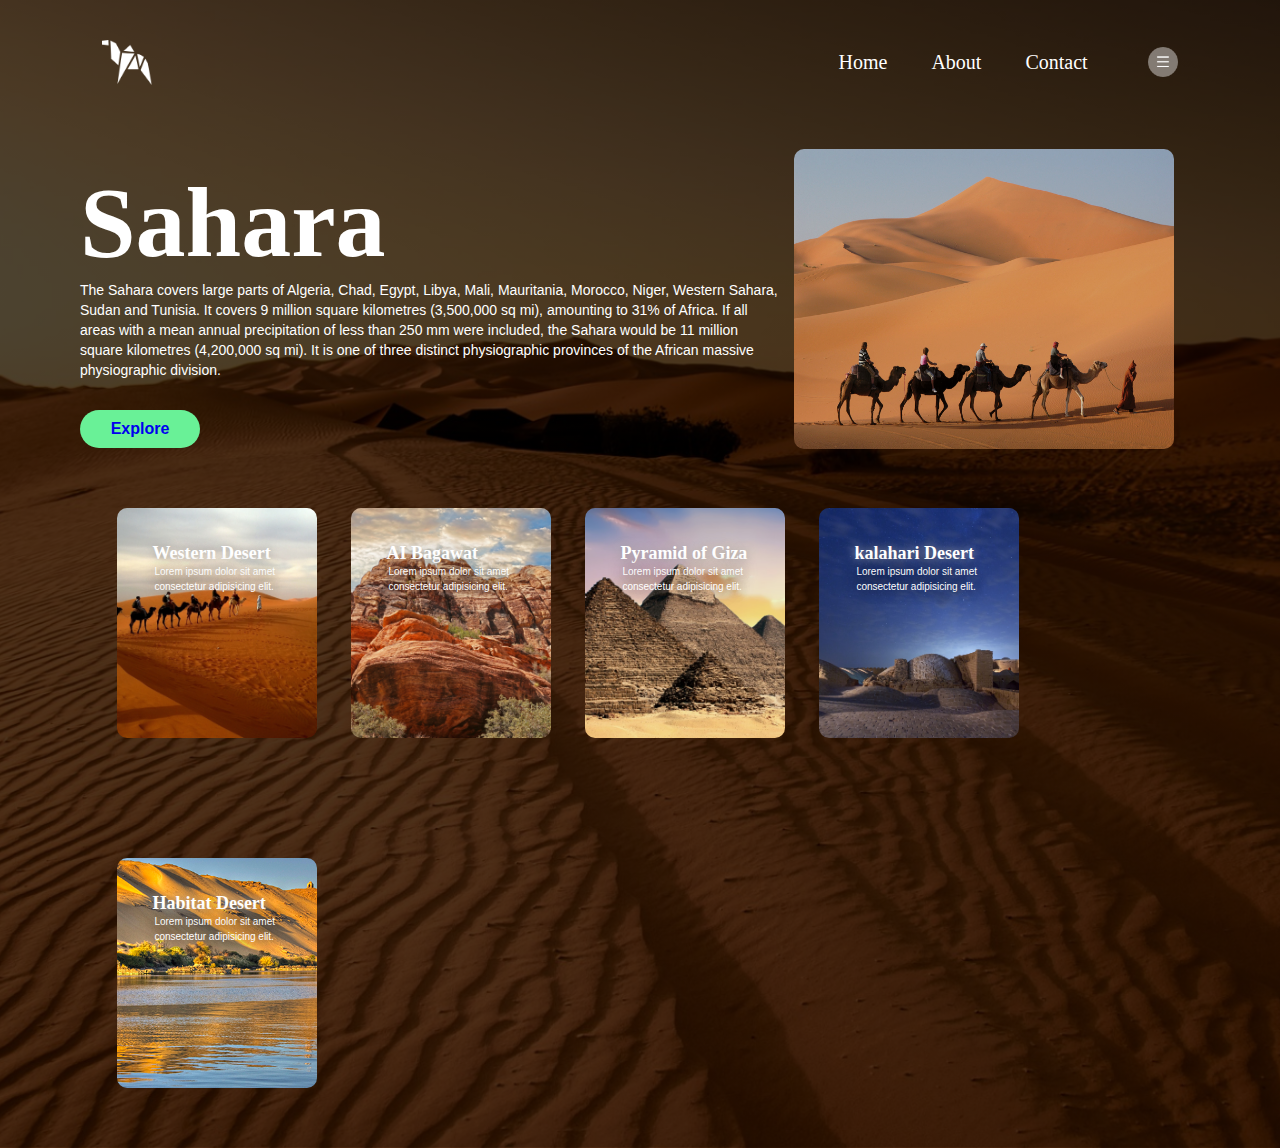
<file: index.html>
<!DOCTYPE html>
<html lang="en">
<head>
    <meta charset="UTF-8">
    <meta http-equiv="X-UA-Compatible" content="IE=edge">
    <meta name="viewport" content="width=device-width, initial-scale=1.0">
    <title>explore earth - Deserts</title>
    <link rel="stylesheet" href="Simple Images.css">
</head>
<body>
    <div class="container">
        <div class="navbar">
            <img src="Image/logo.png" class="logo" alt="image not visible">
            <nav>
                <ul>
                    <li>
                        <a href="#">Home</a>
                        <a href="#">About</a>
                        <a href="#">Contact</a>
                    </li>
                </ul>
            </nav>
            <img src="Image/menu.png" class="menu_icon" alt="menu">
        </div>
        <img class="camimg" src="Image/cam.jpg" alt="">

        <div class="row">
            <div class="col">
                <h1>Sahara</h1>
                <p>The Sahara covers large parts of Algeria, Chad, Egypt, Libya, Mali, Mauritania, Morocco, Niger, Western Sahara, Sudan and Tunisia. It covers 9 million square kilometres (3,500,000 sq mi), amounting to 31% of Africa. If all areas with a mean annual precipitation of less than 250 mm were included, the Sahara would be 11 million square kilometres (4,200,000 sq mi). It is one of three distinct physiographic provinces of the African massive physiographic division.</p>
                <button type="button" ><a href="https://en.wikipedia.org/wiki/Sahara" target="blank">Explore </a></button>
            </div>
            <div class="col">
                <div class="card card1">
                    <h5>Western Desert</h5>
                    <p>Lorem ipsum dolor sit amet consectetur adipisicing elit.</p>
                </div>
                <div class="card card2">
                    <h5>AI Bagawat</h5>
                    <p>Lorem ipsum dolor sit amet consectetur adipisicing elit. </p>
                </div>
                <div class="card card3">
                    <h5>Pyramid of Giza</h5>
                    <p>Lorem ipsum dolor sit amet consectetur adipisicing elit. </p>
                </div>
                <div class="card card4">
                    <h5>kalahari Desert</h5>
                    <p>Lorem ipsum dolor sit amet consectetur adipisicing elit. </p>
                </div>
                <div class="card card5">
                    <h5>Habitat Desert</h5>
                    <p>Lorem ipsum dolor sit amet consectetur adipisicing elit. </p>
                </div>
            </div>
        </div>
    
    </div>
</body>
</html>
</file>
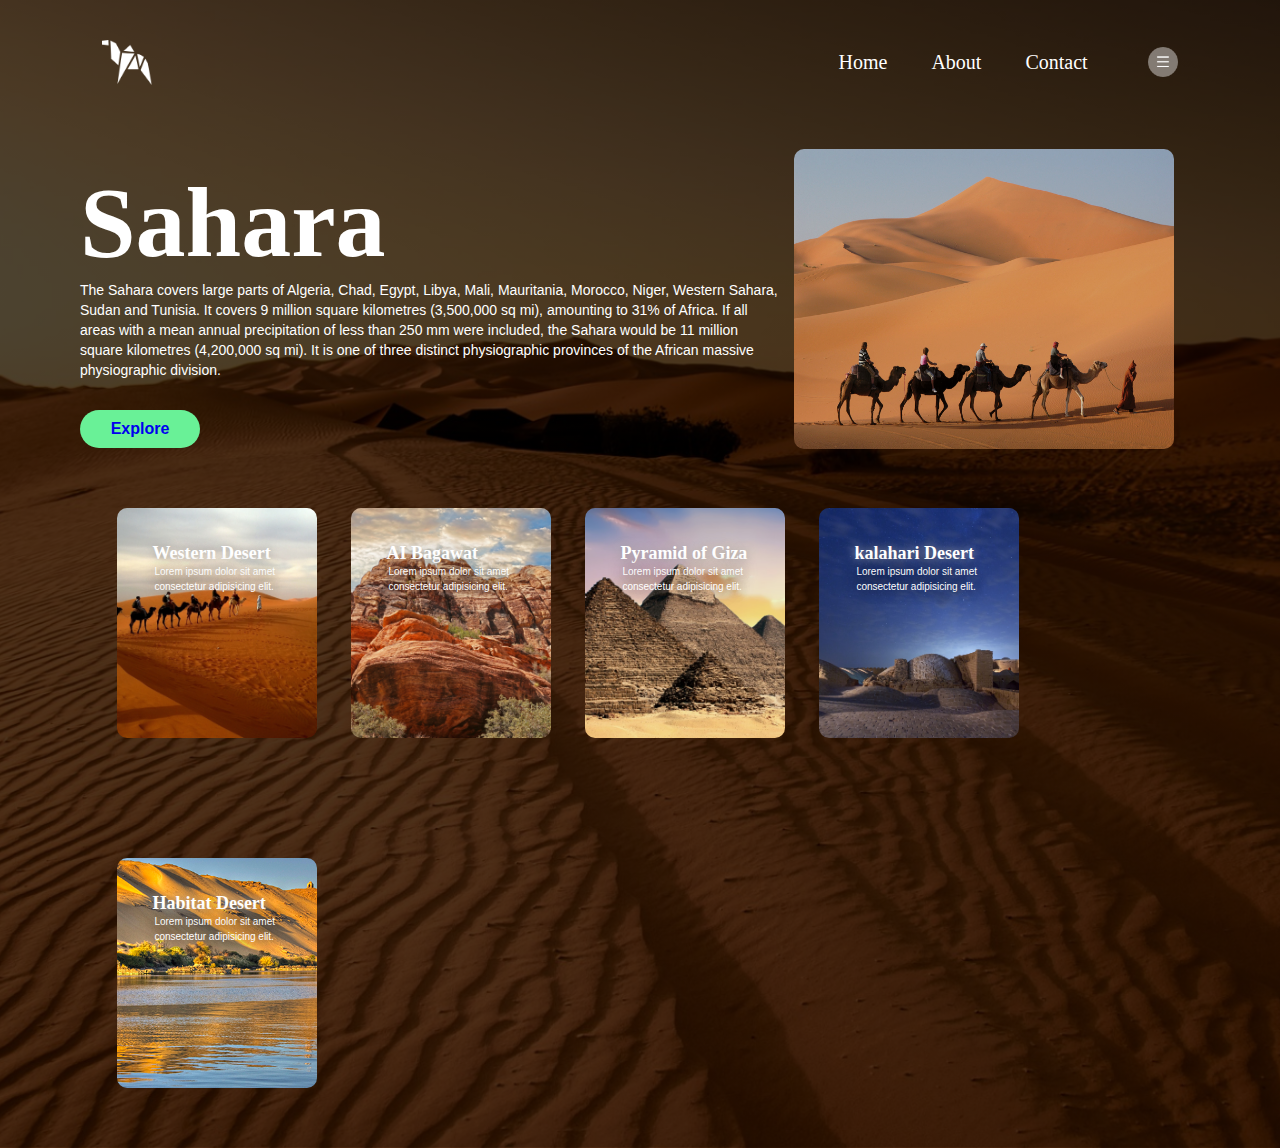
<file: Simple Images.html>
<!DOCTYPE html>
<html lang="en">
<head>
    <meta charset="UTF-8">
    <meta http-equiv="X-UA-Compatible" content="IE=edge">
    <meta name="viewport" content="width=device-width, initial-scale=1.0">
    <title>Simple Images</title>
    <link rel="stylesheet" href="Simple Images.css">
</head>
<body>
    <div class="container">
        <div class="navbar">
            <img src="Image/logo.png" class="logo" alt="image not visible">
            <nav>
                <ul>
                    <li>
                        <a href="#">Home</a>
                        <a href="#">About</a>
                        <a href="#">Contact</a>
                    </li>
                </ul>
            </nav>
            <img src="Image/menu.png" class="menu_icon" alt="menu">
        </div>
        <img class="camimg" src="Image/cam.jpg" alt="">

        <div class="row">
            <div class="col">
                <h1>Sahara</h1>
                <p>The Sahara covers large parts of Algeria, Chad, Egypt, Libya, Mali, Mauritania, Morocco, Niger, Western Sahara, Sudan and Tunisia. It covers 9 million square kilometres (3,500,000 sq mi), amounting to 31% of Africa. If all areas with a mean annual precipitation of less than 250 mm were included, the Sahara would be 11 million square kilometres (4,200,000 sq mi). It is one of three distinct physiographic provinces of the African massive physiographic division.</p>
                <button type="button" ><a href="https://en.wikipedia.org/wiki/Sahara" target="blank">Explore </a></button>
            </div>
            <div class="col">
                <div class="card card1">
                    <h5>Western Desert</h5>
                    <p>Lorem ipsum dolor sit amet consectetur adipisicing elit.</p>
                </div>
                <div class="card card2">
                    <h5>AI Bagawat</h5>
                    <p>Lorem ipsum dolor sit amet consectetur adipisicing elit. </p>
                </div>
                <div class="card card3">
                    <h5>Pyramid of Giza</h5>
                    <p>Lorem ipsum dolor sit amet consectetur adipisicing elit. </p>
                </div>
                <div class="card card4">
                    <h5>kalahari Desert</h5>
                    <p>Lorem ipsum dolor sit amet consectetur adipisicing elit. </p>
                </div>
                <div class="card card5">
                    <h5>Habitat Desert</h5>
                    <p>Lorem ipsum dolor sit amet consectetur adipisicing elit. </p>
                </div>
            </div>
        </div>
    
    </div>
</body>
</html>
</file>
<file: Simple Images.css>
*{
    margin: 0;
    padding: 0;

}

.container{
    width: 100%;
    height: auto;
    /* height: 100vh; */
    /* background-image: url(Image/background.png); */
    background-image:linear-gradient(rgba(0,0,0,0.7),rgba(0,0,0,0.7)),url(Image/background.png);
    background-position: center;
    background-size: cover;
    padding-left: 8%;
    padding-right: 8%;
    
    box-sizing: border-box;
}
.navbar{
    height: 17%;
    padding-top: 40px;
    display: flex;
    align-items: center;

}
.logo{
    width: 50px;
    cursor: pointer;
}
.menu_icon{
    width: 30px;
    cursor: pointer;
    margin-left: 40px;
}
nav{
    flex: 1;
    text-align: right;
}
nav ul li a:hover{
    color: rgb(219, 215, 215);
    border-bottom: 2px solid rgb(10, 191, 236);
}
nav ul li{
    list-style: none;
    display: inline-block;
    margin-left: 50px;
}
nav ul li a{
    text-decoration: none;
    color: #fff;
    padding: 20px;
    font-size: 20px;
}


.row{
    display: flex;
    height: 90%;
    align-items: center;
    flex-direction: column;
    padding-top: 80px;
}
.camimg{
    opacity: 80%;
    width: 380px;
    height: 300px;
    position: absolute;    
    overflow: hidden;
    margin-left: 54%;
    margin-top: 5%;
    border-radius: 10px;
    transition: transform .2s; /* Animation */
}
.camimg:hover {
    cursor: pointer;
    transform: scale(1.2); /* (150% zoom - Note: if the zoom is too large, it will go outside of the viewport) */
  }
h1{
    /* margin-top: -10%; */
    margin-left: -30%;
    color: #fff;
    font-size: 100px;

}
p{
    margin-left: -30%;
    max-width: 700px;
    color: #fff;
    font-size: 14px;
    font-family: sans-serif;
    line-height: 20px;
}
button{
    margin-left: -30%;
    width: 120px;
    background: rgb(105, 241, 151);
    font-size: 16px;
    font-weight: bolder;
    padding: 10px 0;
    border: 0ch;
    border-radius: 20px;
    outline: none;
    margin-top: 30px;
}
button a{
    text-decoration: none;
}
button:hover{
    background: #fff;

}

.card{
    display: flex;
    flex-direction: column;
    align-items: center;
    width: 200px;
    height: 230px;
    display: inline-block;
    border-radius: 10px;
    padding: 35px 35px;
    box-sizing: border-box;
    cursor: pointer;
    margin: 60px 15px;
    background-position: center;
    background-size: cover;
    transition: transform 0.5s;
}
.card1{
    background-image: url(Image/pic-1.png);

}
.card2{
    background-image: url(Image/pic-2.png);

}
.card3{
    background-image: url(Image/pic-3.png);

}
.card4{
    background-image: url(Image/pic-4.png);

}
.card5{
    background-image: url(Image/pic-5.png);

}
.card:hover{
    transform: translateY(-10px);
}
h5{

    font-size: 18px;
    color: #fff;
    text-shadow: 0 0 10px #999;

}
.card P{
    margin-left: 2px;
    line-height: 15px;
    text-shadow: 0 0 15px #000;
    font-size: 10px;
}
</file>
